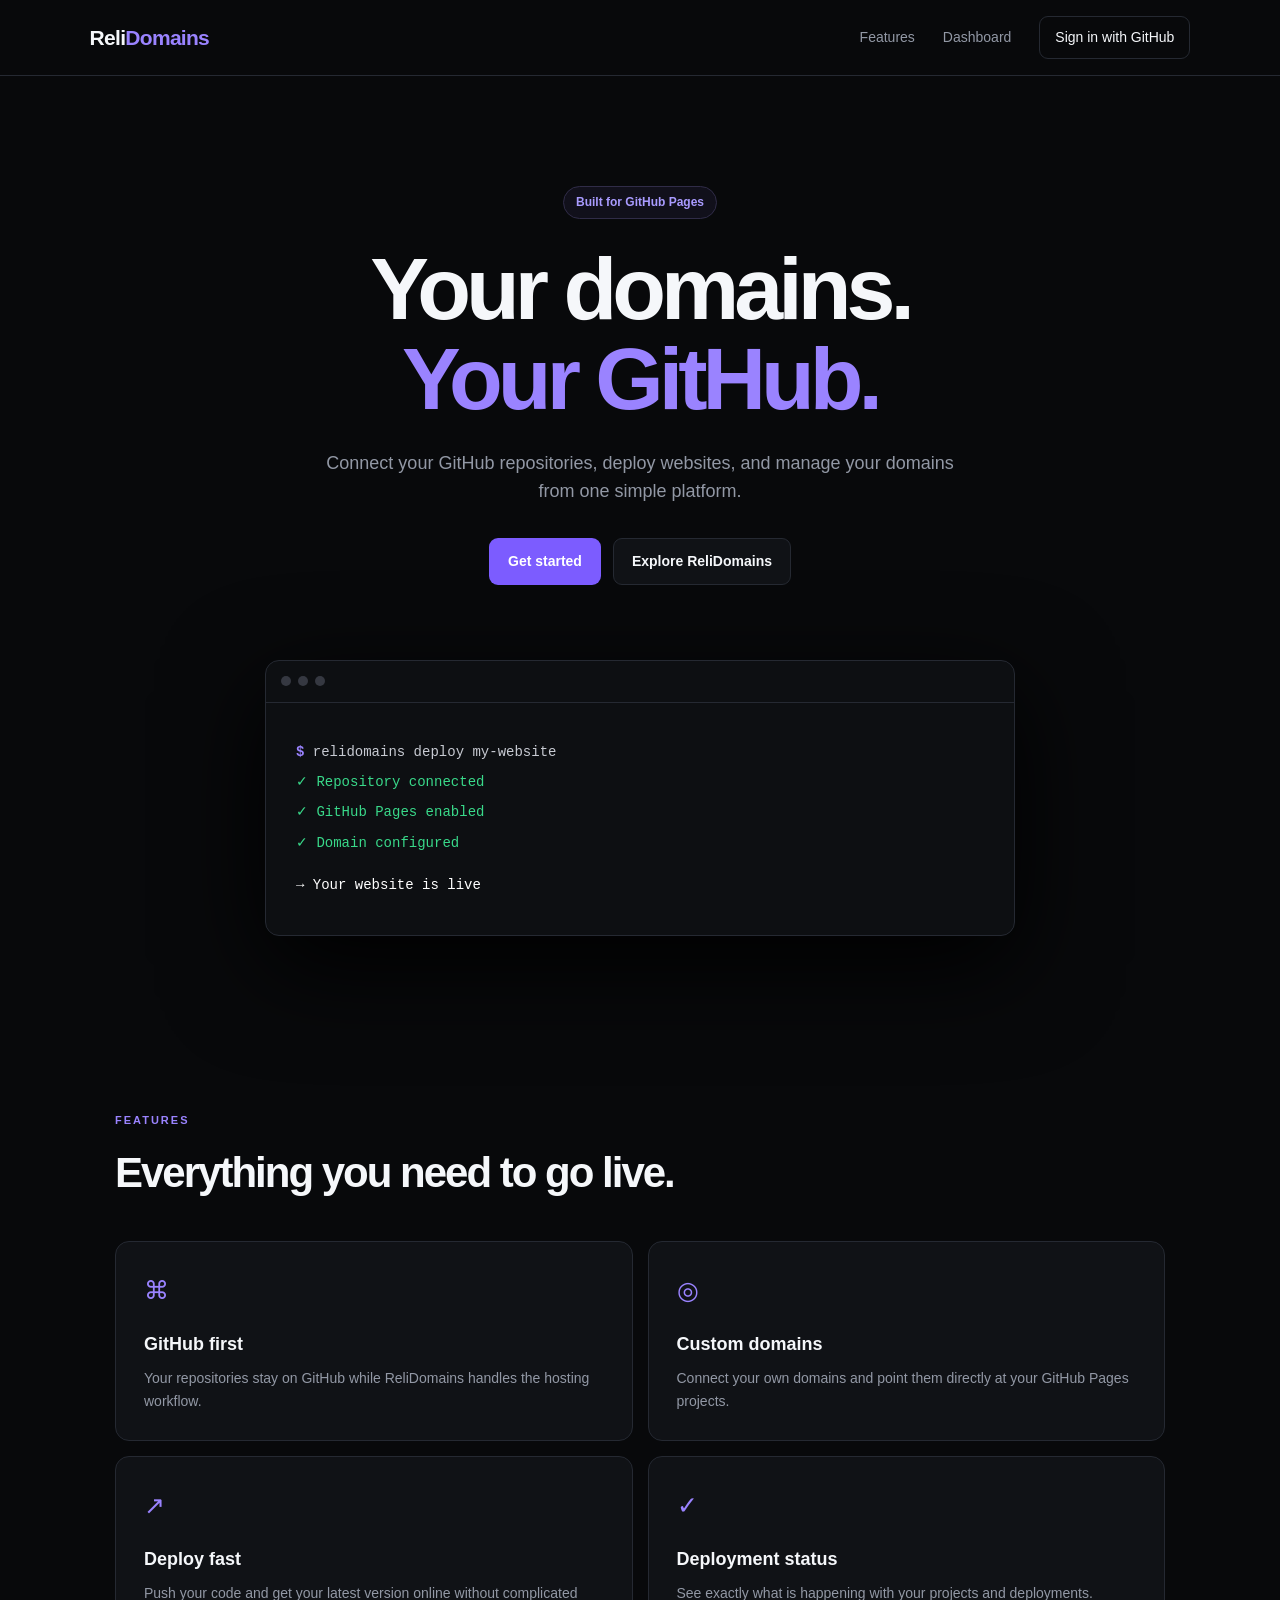
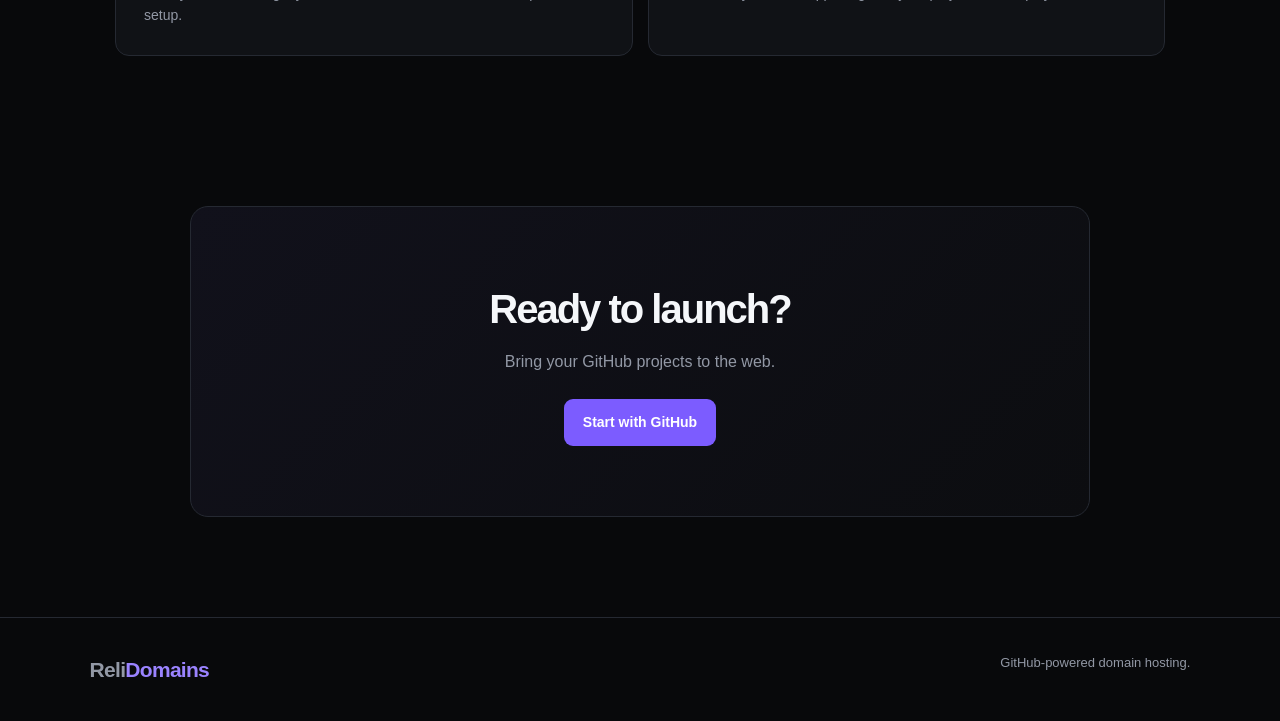
<file: index.html>
<!DOCTYPE html>
<html lang="en">
<head>
<meta charset="UTF-8">
<meta name="viewport" content="width=device-width, initial-scale=1.0">
<title>ReliDomains — GitHub Hosting Made Simple</title>
<link rel="stylesheet" href="css/style.css">
</head>
<body>
<nav class="nav">
<a href="index.html" class="logo">Reli<span>Domains</span></a>
<div class="nav-links">
<a href="#features">Features</a>
<a href="dashboard.html">Dashboard</a>
<a href="login.html" class="nav-button">Sign in with GitHub</a>
</div>
</nav>

<main>
<section class="hero">
<div class="badge">Built for GitHub Pages</div>
<h1>Your domains.<br><span>Your GitHub.</span></h1>
<p>Connect your GitHub repositories, deploy websites, and manage your domains from one simple platform.</p>
<div class="hero-buttons">
<a href="login.html" class="button primary">Get started</a>
<a href="#features" class="button secondary">Explore ReliDomains</a>
</div>
<div class="hero-card">
<div class="window-top">
<span></span><span></span><span></span>
</div>
<div class="terminal">
<p><b>$</b> relidomains deploy my-website</p>
<p class="success">✓ Repository connected</p>
<p class="success">✓ GitHub Pages enabled</p>
<p class="success">✓ Domain configured</p>
<p class="live">→ Your website is live</p>
</div>
</div>
</section>

<section id="features" class="features">
<div class="section-title">
<span>FEATURES</span>
<h2>Everything you need to go live.</h2>
</div>

<div class="feature-grid">
<div class="feature">
<div class="icon">⌘</div>
<h3>GitHub first</h3>
<p>Your repositories stay on GitHub while ReliDomains handles the hosting workflow.</p>
</div>
<div class="feature">
<div class="icon">◎</div>
<h3>Custom domains</h3>
<p>Connect your own domains and point them directly at your GitHub Pages projects.</p>
</div>
<div class="feature">
<div class="icon">↗</div>
<h3>Deploy fast</h3>
<p>Push your code and get your latest version online without complicated setup.</p>
</div>
<div class="feature">
<div class="icon">✓</div>
<h3>Deployment status</h3>
<p>See exactly what is happening with your projects and deployments.</p>
</div>
</div>
</section>

<section class="cta">
<h2>Ready to launch?</h2>
<p>Bring your GitHub projects to the web.</p>
<a href="login.html" class="button primary">Start with GitHub</a>
</section>
</main>

<footer>
<div class="logo">Reli<span>Domains</span></div>
<p>GitHub-powered domain hosting.</p>
</footer>

<script src="js/app.js"></script>
</body>
</html>
</file>
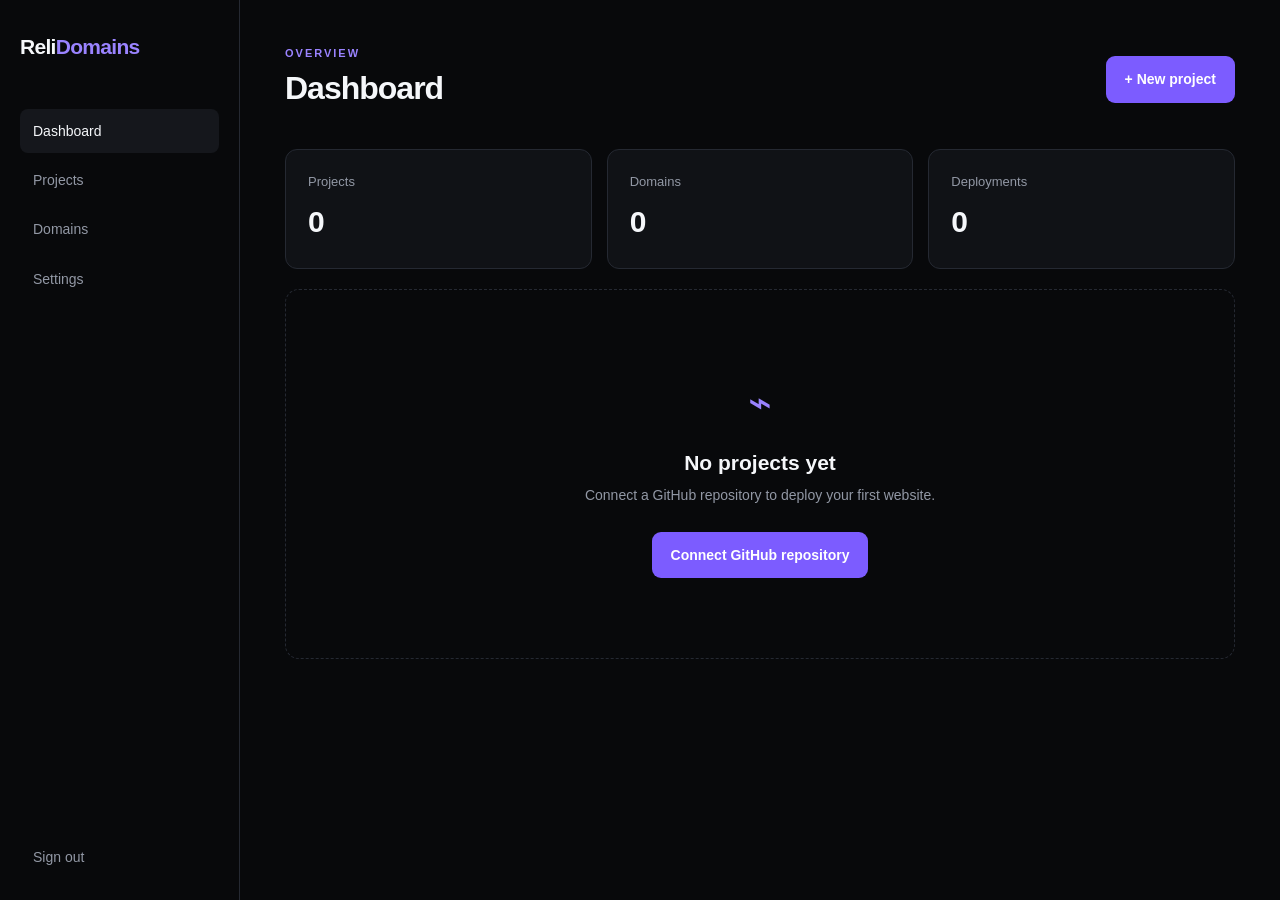
<file: dashboard.html>
<!DOCTYPE html>
<html lang="en">
<head>
<meta charset="UTF-8">
<meta name="viewport" content="width=device-width, initial-scale=1.0">
<title>Dashboard — ReliDomains</title>
<link rel="stylesheet" href="css/style.css">
</head>
<body class="dashboard-page">
<aside class="sidebar">
<a href="index.html" class="logo">Reli<span>Domains</span></a>
<nav>
<a class="active" href="dashboard.html">Dashboard</a>
<a href="projects.html">Projects</a>
<a href="domains.html">Domains</a>
<a href="settings.html">Settings</a>
</nav>
<div class="sidebar-bottom">
<a href="index.html">Sign out</a>
</div>
</aside>

<main class="dashboard">
<header class="dashboard-header">
<div>
<p class="eyebrow">OVERVIEW</p>
<h1>Dashboard</h1>
</div>
<a href="projects.html" class="button primary">+ New project</a>
</header>

<section class="stats">
<div class="stat">
<span>Projects</span>
<strong>0</strong>
</div>
<div class="stat">
<span>Domains</span>
<strong>0</strong>
</div>
<div class="stat">
<span>Deployments</span>
<strong>0</strong>
</div>
</section>

<section class="empty">
<div class="empty-icon">⌁</div>
<h2>No projects yet</h2>
<p>Connect a GitHub repository to deploy your first website.</p>
<a href="projects.html" class="button primary">Connect GitHub repository</a>
</section>
</main>
</body>
</html>
</file>
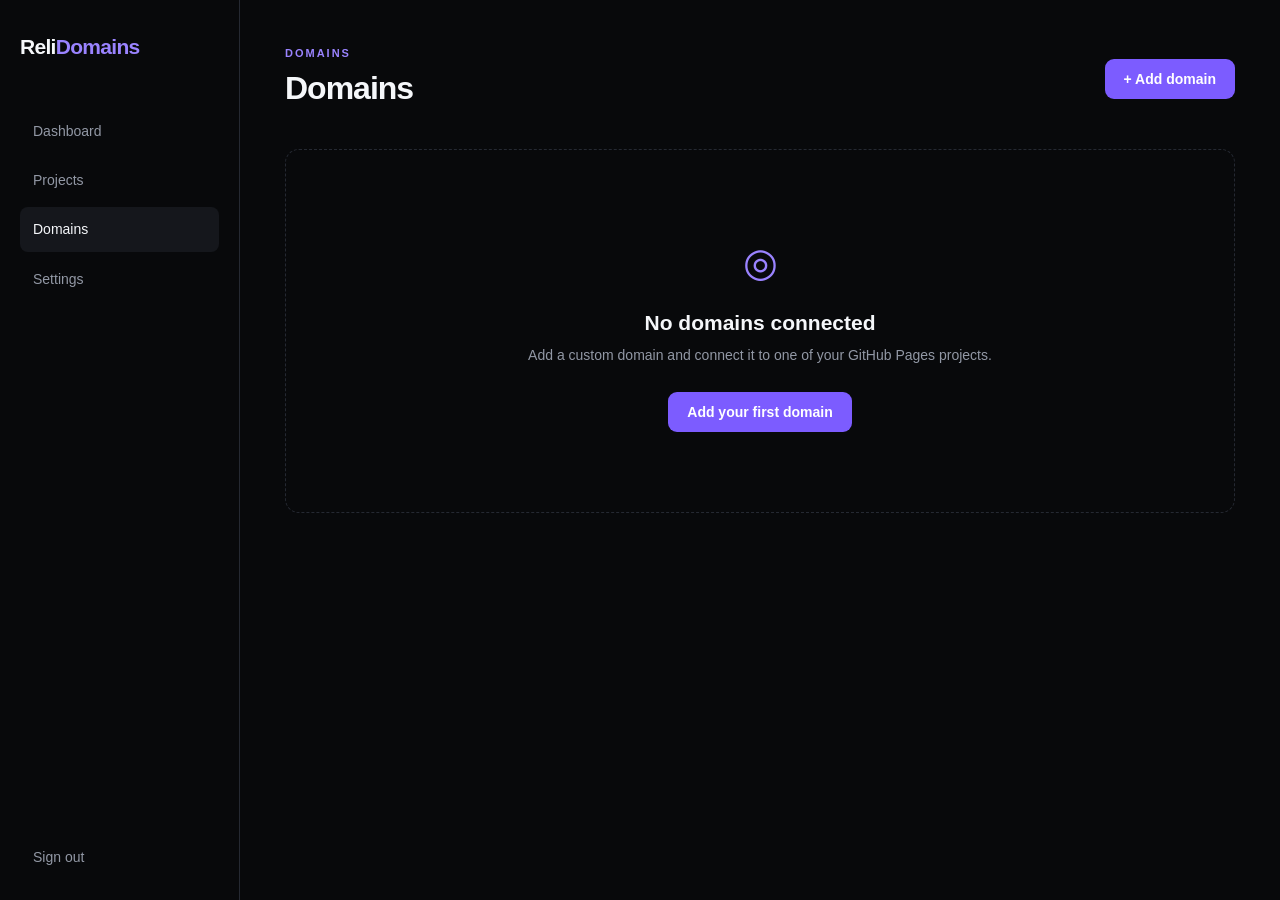
<file: domains.html>
<!DOCTYPE html>
<html lang="en">
<head>
<meta charset="UTF-8">
<meta name="viewport" content="width=device-width, initial-scale=1.0">
<title>Domains — ReliDomains</title>
<link rel="stylesheet" href="css/style.css">
</head>
<body class="dashboard-page">
<aside class="sidebar">
<a href="index.html" class="logo">Reli<span>Domains</span></a>
<nav>
<a href="dashboard.html">Dashboard</a>
<a href="projects.html">Projects</a>
<a class="active" href="domains.html">Domains</a>
<a href="settings.html">Settings</a>
</nav>
<div class="sidebar-bottom">
<a href="index.html">Sign out</a>
</div>
</aside>

<main class="dashboard">
<header class="dashboard-header">
<div>
<p class="eyebrow">DOMAINS</p>
<h1>Domains</h1>
</div>
<button class="button primary" onclick="addDomain()">+ Add domain</button>
</header>

<div class="domain-empty">
<div class="empty-icon">◎</div>
<h2>No domains connected</h2>
<p>Add a custom domain and connect it to one of your GitHub Pages projects.</p>
<button class="button primary" onclick="addDomain()">Add your first domain</button>
</div>
</main>
<script src="js/app.js"></script>
</body>
</html>
</file>
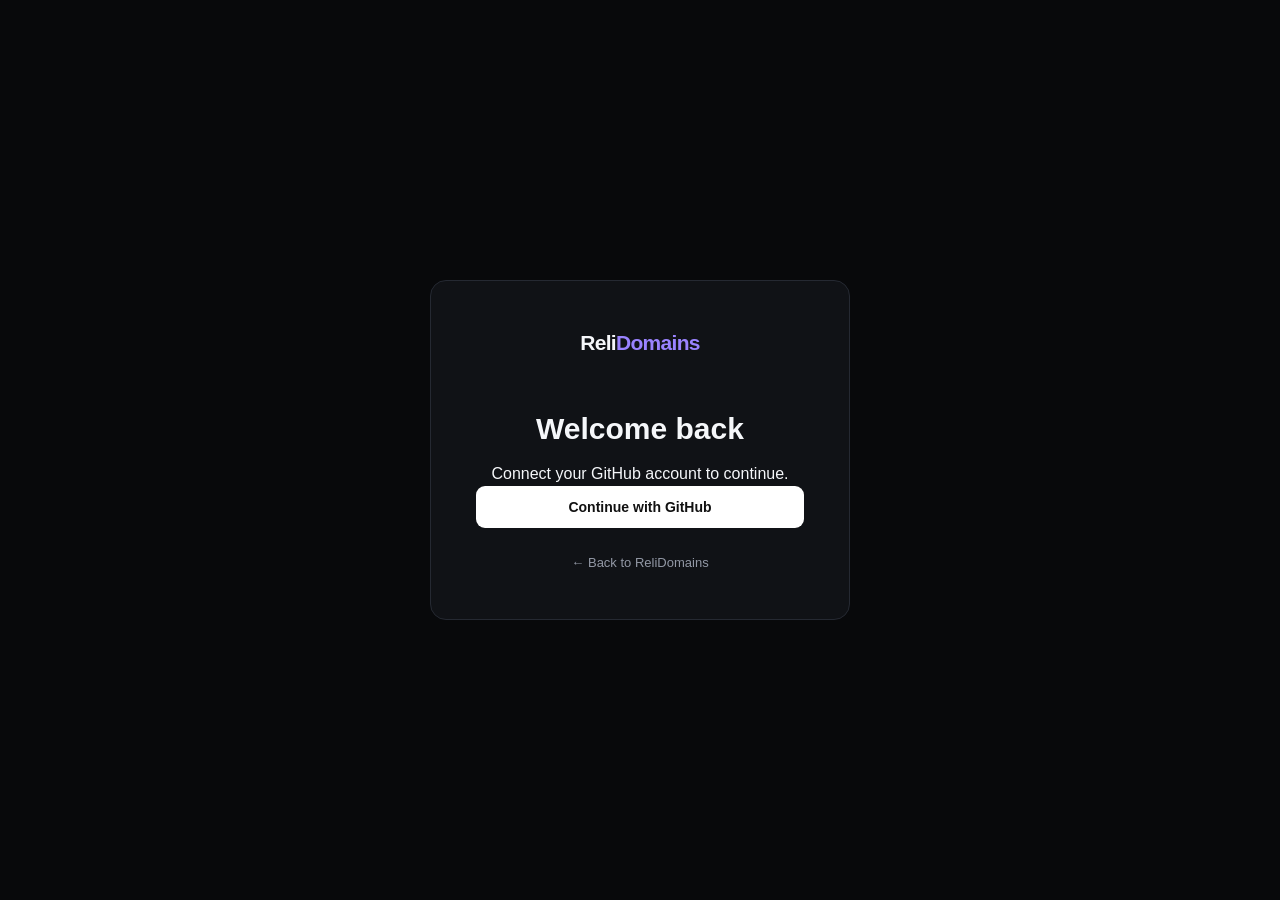
<file: login.html>
<!DOCTYPE html>
<html lang="en">
<head>
<meta charset="UTF-8">
<meta name="viewport" content="width=device-width, initial-scale=1.0">
<title>Sign in — ReliDomains</title>
<link rel="stylesheet" href="css/style.css">
</head>
<body class="auth-page">
<div class="auth-box">
<a href="index.html" class="logo">Reli<span>Domains</span></a>

<div id="login-content">
<h1>Welcome back</h1>
<p>Connect your GitHub account to continue.</p>

<button class="github-login" onclick="githubLogin()">
Continue with GitHub
</button>

<a href="index.html" class="back">← Back to ReliDomains</a>
</div>

<div id="callback-content" style="display:none">
<h1>Signing you in</h1>
<p>Connecting to your GitHub account...</p>
</div>

<div id="error-content" style="display:none">
<h1>Something went wrong</h1>
<p id="error-message">GitHub authentication failed.</p>
<a href="login.html" class="button primary">Try again</a>
</div>
</div>

<script src="js/app.js"></script>
</body>
</html>
</file>
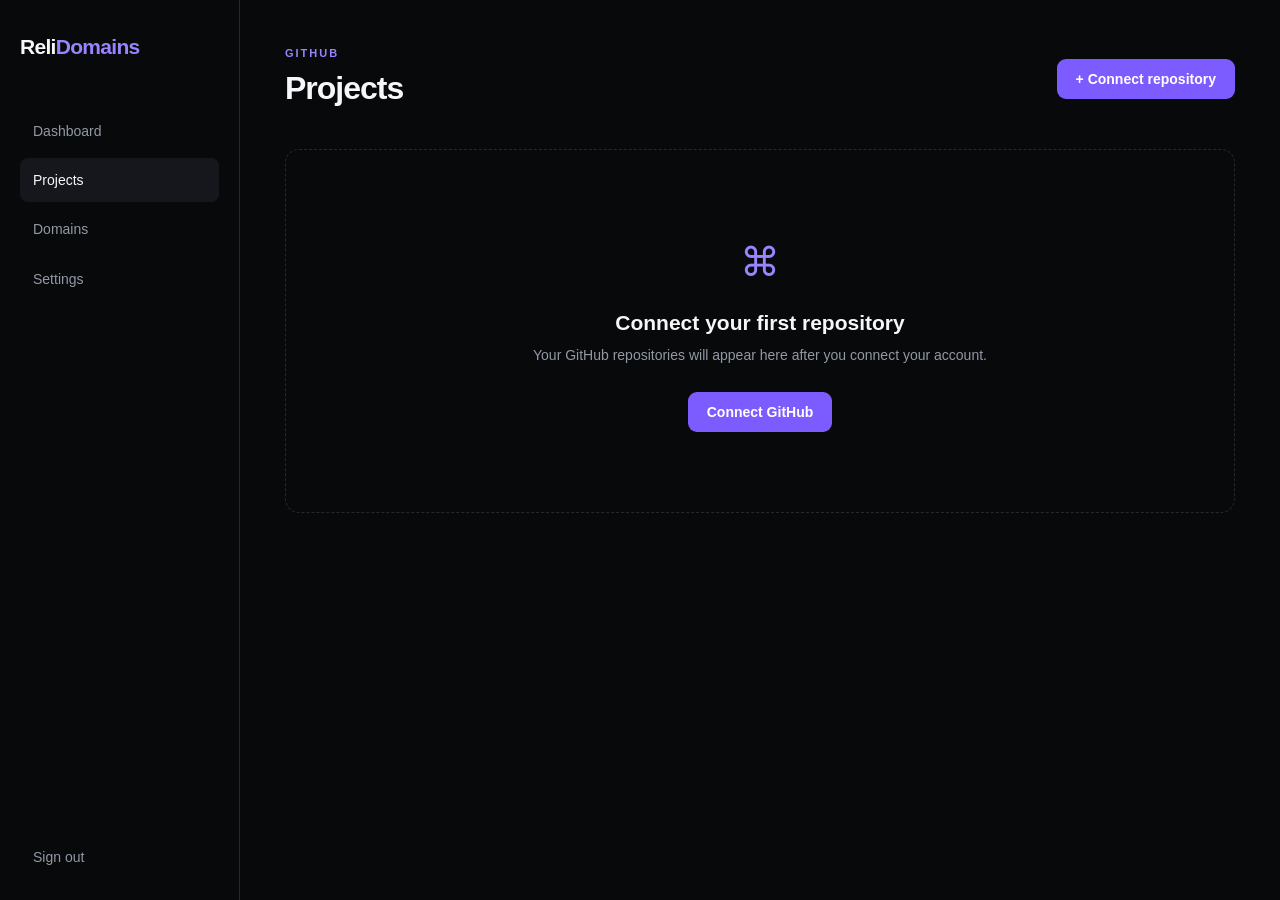
<file: projects.html>
<!DOCTYPE html>
<html lang="en">
<head>
<meta charset="UTF-8">
<meta name="viewport" content="width=device-width, initial-scale=1.0">
<title>Projects — ReliDomains</title>
<link rel="stylesheet" href="css/style.css">
</head>
<body class="dashboard-page">
<aside class="sidebar">
<a href="index.html" class="logo">Reli<span>Domains</span></a>
<nav>
<a href="dashboard.html">Dashboard</a>
<a class="active" href="projects.html">Projects</a>
<a href="domains.html">Domains</a>
<a href="settings.html">Settings</a>
</nav>
<div class="sidebar-bottom">
<a href="index.html">Sign out</a>
</div>
</aside>

<main class="dashboard">
<header class="dashboard-header">
<div>
<p class="eyebrow">GITHUB</p>
<h1>Projects</h1>
</div>
<button class="button primary" onclick="connectRepository()">+ Connect repository</button>
</header>

<div class="project-empty">
<div class="empty-icon">⌘</div>
<h2>Connect your first repository</h2>
<p>Your GitHub repositories will appear here after you connect your account.</p>
<button class="button primary" onclick="connectRepository()">Connect GitHub</button>
</div>
</main>
<script src="js/app.js"></script>
</body>
</html>
</file>
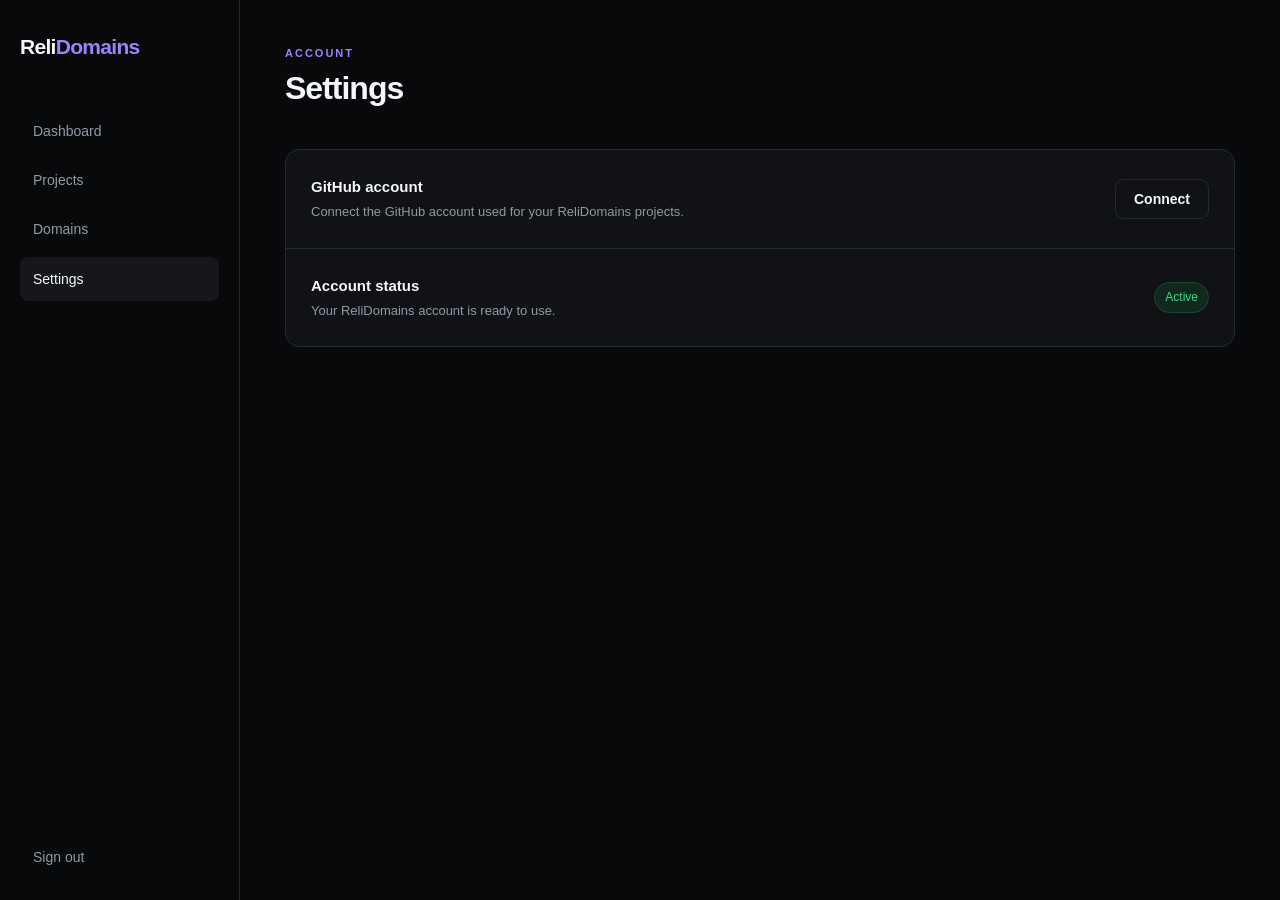
<file: settings.html>
<!DOCTYPE html>
<html lang="en">
<head>
<meta charset="UTF-8">
<meta name="viewport" content="width=device-width, initial-scale=1.0">
<title>Settings — ReliDomains</title>
<link rel="stylesheet" href="css/style.css">
</head>
<body class="dashboard-page">
<aside class="sidebar">
<a href="index.html" class="logo">Reli<span>Domains</span></a>
<nav>
<a href="dashboard.html">Dashboard</a>
<a href="projects.html">Projects</a>
<a href="domains.html">Domains</a>
<a class="active" href="settings.html">Settings</a>
</nav>
<div class="sidebar-bottom">
<a href="index.html">Sign out</a>
</div>
</aside>

<main class="dashboard">
<header class="dashboard-header">
<div>
<p class="eyebrow">ACCOUNT</p>
<h1>Settings</h1>
</div>
</header>

<section class="settings-card">
<div class="setting">
<div>
<h3>GitHub account</h3>
<p>Connect the GitHub account used for your ReliDomains projects.</p>
</div>
<button class="button secondary" onclick="githubLogin()">Connect</button>
</div>

<div class="setting">
<div>
<h3>Account status</h3>
<p>Your ReliDomains account is ready to use.</p>
</div>
<span class="status">Active</span>
</div>
</section>
</main>
<script src="js/app.js"></script>
</body>
</html>
</file>
<file: css/style.css>
* {
box-sizing:border-box;
margin:0;
padding:0
}

:root {
--bg:#08090b;
--panel:#101216;
--panel2:#15171c;
--border:#252932;
--text:#f5f7fa;
--muted:#9298a5;
--accent:#7c5cff;
--accent2:#9a83ff;
--green:#39d98a
}

body {
font-family:-apple-system,BlinkMacSystemFont,"Segoe UI",sans-serif;
background:var(--bg);
color:var(--text);
line-height:1.6
}

a {
color:inherit;
text-decoration:none
}

.nav {
height:76px;
display:flex;
align-items:center;
justify-content:space-between;
padding:0 7%;
border-bottom:1px solid var(--border)
}

.logo {
font-size:21px;
font-weight:800;
letter-spacing:-.7px
}

.logo span {
color:var(--accent2)
}

.nav-links {
display:flex;
align-items:center;
gap:28px;
color:var(--muted);
font-size:14px
}

.nav-links a:hover {
color:var(--text)
}

.nav-button {
border:1px solid var(--border);
padding:9px 15px;
border-radius:9px;
color:var(--text)!important
}

.hero {
max-width:1100px;
margin:auto;
padding:110px 25px 90px;
text-align:center
}

.badge {
display:inline-block;
border:1px solid #302c48;
background:#11101b;
color:#a99bff;
padding:6px 12px;
border-radius:30px;
font-size:12px;
font-weight:600;
margin-bottom:25px
}

.hero h1 {
font-size:clamp(48px,8vw,88px);
line-height:1.02;
letter-spacing:-5px;
margin-bottom:25px
}

.hero h1 span {
color:var(--accent2)
}

.hero>p {
max-width:650px;
margin:auto;
color:var(--muted);
font-size:18px
}

.hero-buttons {
display:flex;
justify-content:center;
gap:12px;
margin-top:32px
}

.button {
display:inline-flex;
align-items:center;
justify-content:center;
padding:11px 18px;
border-radius:9px;
font-weight:650;
font-size:14px;
border:1px solid transparent;
cursor:pointer
}

.primary {
background:var(--accent);
color:white
}

.primary:hover {
background:var(--accent2)
}

.secondary {
background:var(--panel);
border-color:var(--border);
color:var(--text)
}

.hero-card {
max-width:750px;
margin:75px auto 0;
background:#0d0f12;
border:1px solid var(--border);
border-radius:14px;
overflow:hidden;
text-align:left;
box-shadow:0 30px 100px #000
}

.window-top {
height:42px;
display:flex;
align-items:center;
gap:7px;
padding:0 15px;
border-bottom:1px solid var(--border)
}

.window-top span {
width:10px;
height:10px;
border-radius:50%;
background:#353841
}

.terminal {
padding:30px;
font-family:monospace;
font-size:14px;
color:#c7cad2
}

.terminal p {
margin:8px 0
}

.terminal b {
color:var(--accent2)
}

.terminal .success {
color:var(--green)
}

.terminal .live {
color:#fff;
margin-top:20px
}

.features {
max-width:1100px;
margin:auto;
padding:80px 25px
}

.section-title span,.eyebrow {
color:var(--accent2);
font-size:11px;
font-weight:800;
letter-spacing:2px
}

.section-title h2 {
font-size:42px;
letter-spacing:-2px;
margin-top:8px
}

.feature-grid {
display:grid;
grid-template-columns:repeat(2,1fr);
gap:15px;
margin-top:35px
}

.feature {
background:var(--panel);
border:1px solid var(--border);
border-radius:14px;
padding:28px
}

.icon {
font-size:25px;
color:var(--accent2);
margin-bottom:20px
}

.feature h3 {
font-size:18px;
margin-bottom:8px
}

.feature p {
color:var(--muted);
font-size:14px
}

.cta {
max-width:900px;
margin:70px auto 100px;
padding:70px 30px;
text-align:center;
border:1px solid var(--border);
border-radius:18px;
background:linear-gradient(135deg,#11111b,#0c0d10)
}

.cta h2 {
font-size:40px;
letter-spacing:-2px
}

.cta p {
color:var(--muted);
margin:8px 0 25px
}

footer {
border-top:1px solid var(--border);
padding:35px 7%;
display:flex;
justify-content:space-between;
color:var(--muted);
font-size:13px
}

.auth-page {
min-height:100vh;
display:flex;
align-items:center;
justify-content:center;
padding:25px
}

.auth-box {
width:100%;
max-width:420px;
text-align:center;
background:var(--panel);
border:1px solid var(--border);
border-radius:16px;
padding:45px
}

.auth-box .logo {
display:block;
margin-bottom:45px
}

.auth-box h1 {
font-size:30px;
margin-bottom:8px
}

.auth-box>p {
color:var(--muted);
margin-bottom:30px
}

.github-login {
width:100%;
padding:13px;
border:0;
border-radius:9px;
background:#fff;
color:#111;
font-size:14px;
font-weight:700;
cursor:pointer
}

.back {
display:block;
margin-top:25px;
color:var(--muted);
font-size:13px
}

.dashboard-page {
display:flex;
min-height:100vh
}

.sidebar {
width:240px;
border-right:1px solid var(--border);
padding:30px 20px;
display:flex;
flex-direction:column
}

.sidebar nav {
display:flex;
flex-direction:column;
gap:5px;
margin-top:45px
}

.sidebar nav a,.sidebar-bottom a {
padding:11px 13px;
border-radius:8px;
color:var(--muted);
font-size:14px
}

.sidebar nav a:hover,.sidebar nav .active {
background:var(--panel2);
color:var(--text)
}

.sidebar-bottom {
margin-top:auto
}

.dashboard {
flex:1;
padding:45px;
max-width:1250px
}

.dashboard-header {
display:flex;
justify-content:space-between;
align-items:center;
margin-bottom:35px
}

.dashboard-header h1 {
font-size:32px;
letter-spacing:-1px
}

.stats {
display:grid;
grid-template-columns:repeat(3,1fr);
gap:15px
}

.stat {
background:var(--panel);
border:1px solid var(--border);
border-radius:12px;
padding:22px
}

.stat span {
display:block;
font-size:13px;
color:var(--muted)
}

.stat strong {
font-size:30px;
display:block;
margin-top:5px
}

.empty,.project-empty,.domain-empty {
margin-top:20px;
padding:80px 25px;
border:1px dashed var(--border);
border-radius:14px;
text-align:center
}

.empty-icon {
font-size:40px;
color:var(--accent2);
margin-bottom:12px
}

.empty h2,.project-empty h2,.domain-empty h2 {
font-size:21px
}

.empty p,.project-empty p,.domain-empty p {
color:var(--muted);
font-size:14px;
margin:5px 0 25px
}

.settings-card {
background:var(--panel);
border:1px solid var(--border);
border-radius:14px
}

.setting {
display:flex;
justify-content:space-between;
align-items:center;
padding:25px;
border-bottom:1px solid var(--border)
}

.setting:last-child {
border-bottom:0
}

.setting h3 {
font-size:15px
}

.setting p {
color:var(--muted);
font-size:13px;
margin-top:3px
}

.status {
background:#10281d;
color:var(--green);
border:1px solid #194a31;
padding:5px 10px;
border-radius:20px;
font-size:12px
}

.not-found {
text-align:center
}

.not-found>span {
font-size:100px;
font-weight:900;
color:var(--accent2);
letter-spacing:-8px
}

.not-found h1 {
font-size:32px
}

.not-found p {
color:var(--muted);
margin:5px 0 25px
}

@media(max-width:700px) {
.nav {
padding:0 20px
}

.nav-links a:not(.nav-button) {
display:none
}

.hero {
padding-top:75px
}

.hero h1 {
letter-spacing:-3px
}

.hero-buttons {
flex-direction:column
}

.feature-grid,.stats {
grid-template-columns:1fr
}

footer {
flex-direction:column;
gap:10px
}

.sidebar {
width:65px;
padding:25px 10px
}

.sidebar .logo {
font-size:0;
text-align:center
}

.sidebar .logo:first-letter {
font-size:21px
}

.sidebar nav a {
font-size:0;
text-align:center
}

.sidebar nav a:before {
content:"•";
font-size:20px
}

.dashboard {
padding:30px 18px
}

.dashboard-header {
align-items:flex-start;
gap:15px
}

.dashboard-header .button {
white-space:nowrap
}

.setting {
align-items:flex-start;
gap:20px
}
}
</file>
